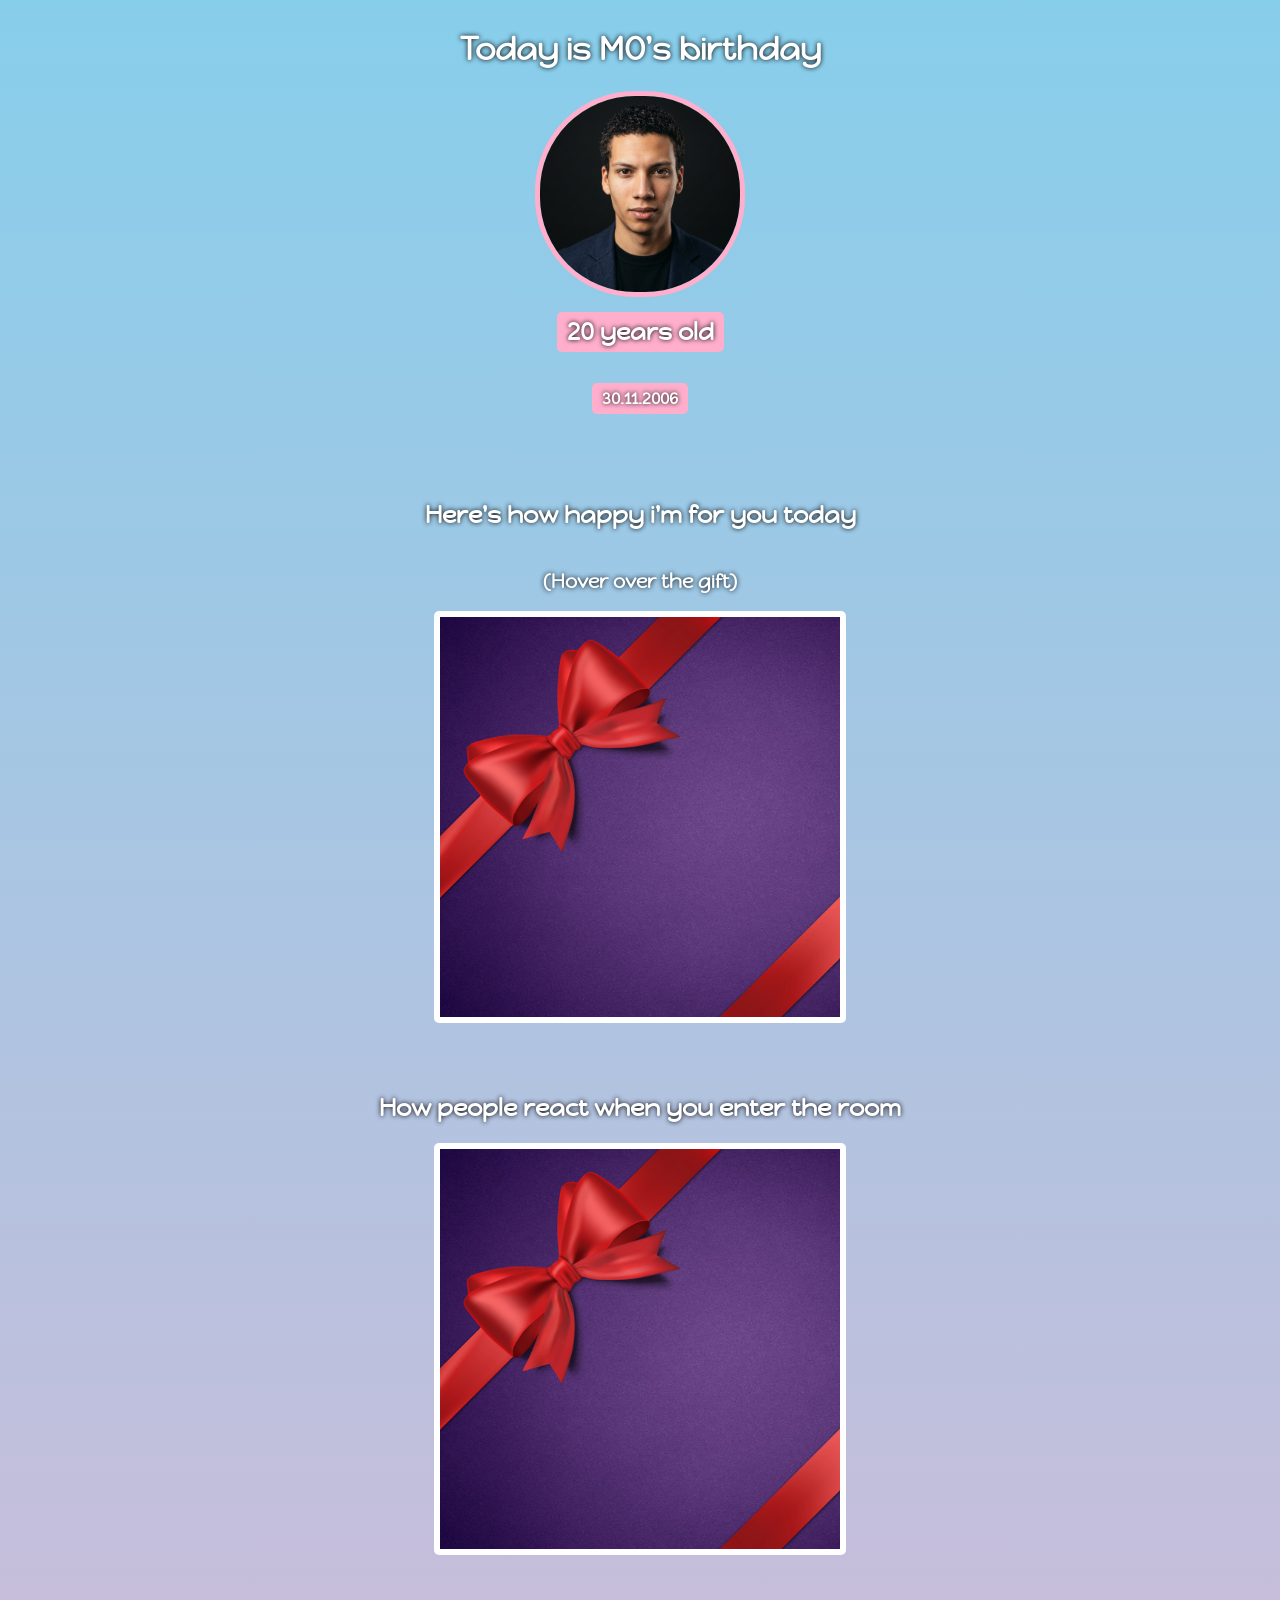
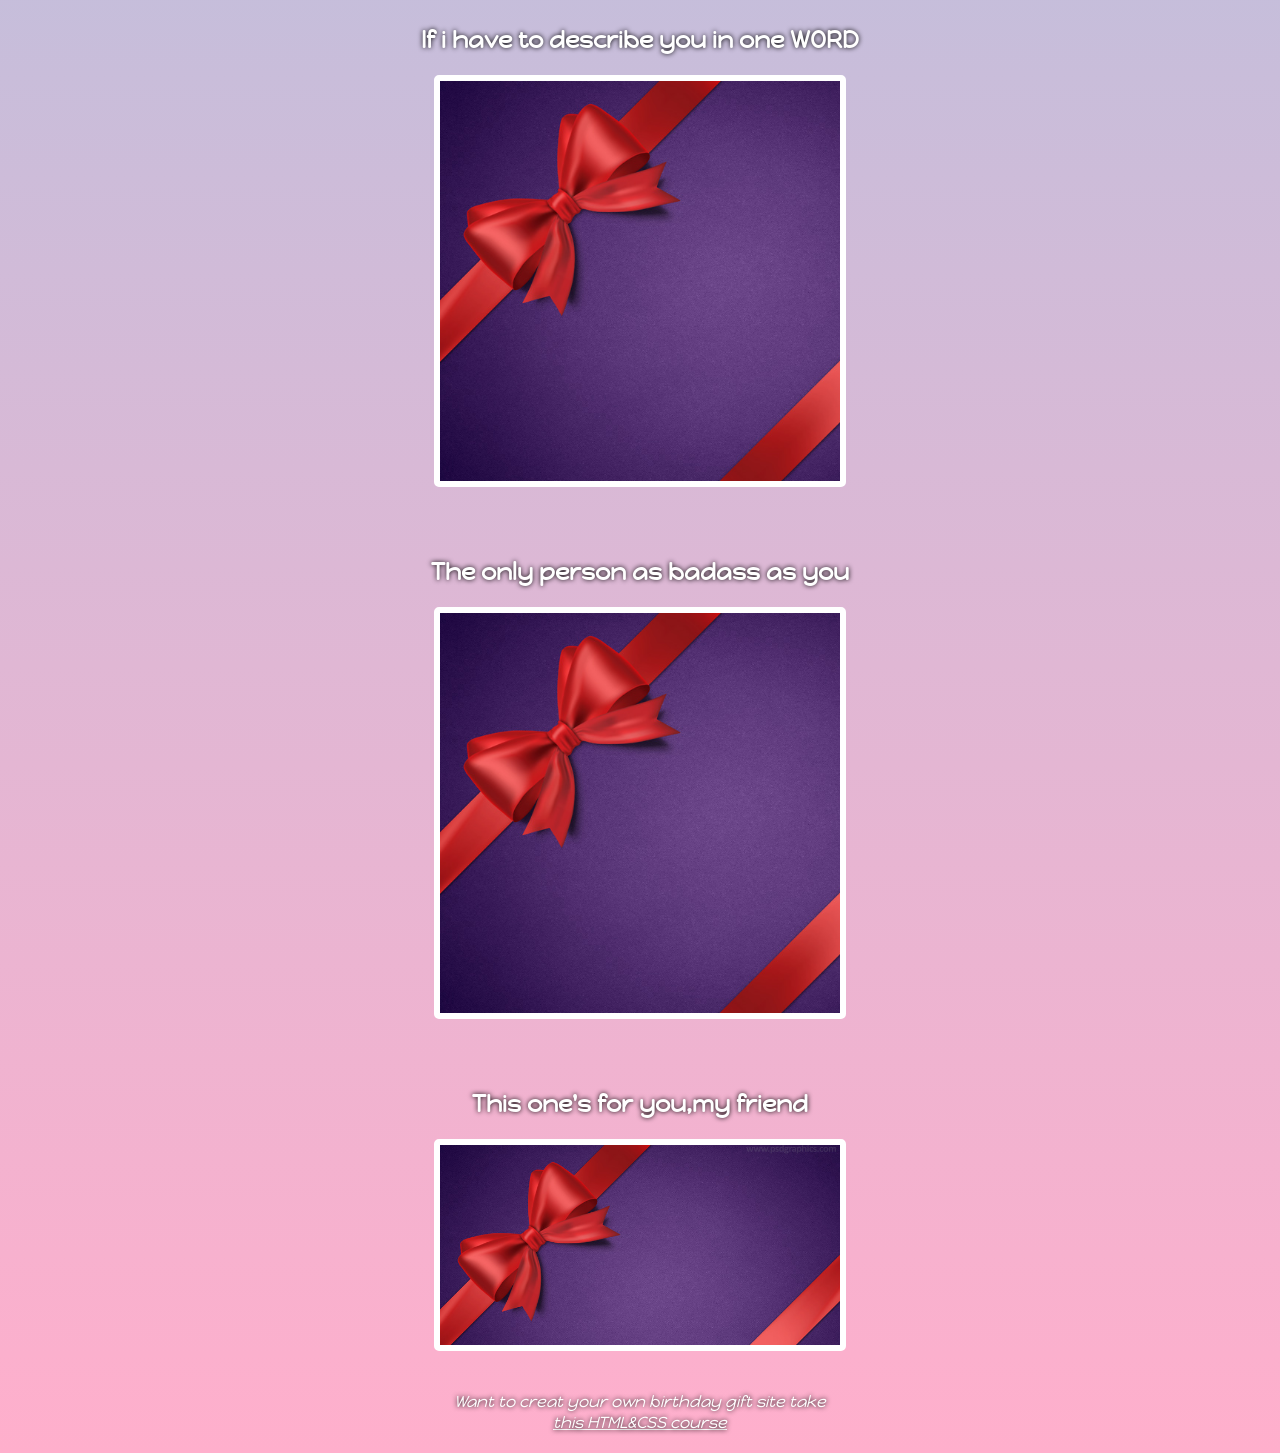
<file: birth-day/index.html>
<!DOCTYPE html>
<html lang="en">
<head>
    <meta charset="UTF-8">
    <meta name="viewport" content="width=device-width, initial-scale=1.0">
    <link rel="stylesheet" href="style.css">
   <link rel="preconnect" href="https://fonts.googleapis.com">
<link rel="preconnect" href="https://fonts.gstatic.com" crossorigin>
<link href="https://fonts.googleapis.com/css2?family=Happy+Monkey&display=swap" rel="stylesheet">

</head>
<body>
    <div class="header">
    <h1>Today is MO's birthday</h1>
    <img id="main-img" src="mohamed.jpeg" alt="Mohamed birthday photo">
    <h2><span>20 years old</span></h2>
    <h4><span>30.11.2006</span></h4>
    </div>

    <div class="gift-section">
        <h2 class="gift-title">Here's how happy i'm for you today </h2>
        <h3 class="gift-hint">(Hover over the gift)</h3>
         <div class="gift-img"></div>
    </div>

     <div class="react-section">
        <h2 class="react-title">How people react when you enter the room </h2>
         <div class="react-img"></div>
    </div>

     <div class="describe-section">
        <h2 class="describe-title">If i have to describe you in one WORD </h2>
         <div class="describe-img"></div>
    </div>
       
         <div class="badass-section">
        <h2 class="badass-title">The only person as badass as you </h2>
         <div class="badass-img"></div>
    </div>

    <div class="final-section">
        <h2 class="final-title">This one's for you,my friend </h2>
         <div class="final-img"></div>
    </div>

    <div class="footer">
        <p>Want to creat your own birthday gift site take <a href="https://scrimba.com/html-css-crash-course-c02l" target="_blank"> this HTML&CSS course</a></p>
    </div>
      
</body>
</html>
</file>
<file: birth-day/style.css>
.header{
    display: flex;
    flex-direction: column;
    align-items: center;
}





body{

    font-family: "Happy Monkey", system-ui;
    background: linear-gradient(skyblue,#ffafcc);
    color: white;
}


#main-img{
    width:200px;
    border-radius: 100px;
    border: 5px solid #ffafcc;
}

h1,h2,h3,h4,p{
        text-shadow: 0px 0px 5px black;
}
span{
    background-color: #ffafcc;
    padding:5px 10px ;
    border-radius:5px;
}

.gift-section{
    display: flex;
    flex-direction: column;
    align-items: center;
    margin-top:50px ;
}

.gift-img{
    width: 400px;
    height: 400px;
    border: 6px solid white;
    border-radius:5px;
    background-image: url(gift-box-cover.jpg);
    background-size: cover;
    margin: 0 auto;
}

.gift-img:hover{
    background-image: url(happy.gif);
    background-size: cover;
}



.react-section{
    display: flex;
    flex-direction: column;
    align-items: center;
    margin-top:50px ;
}

.react-img{
    width: 400px;
    height: 400px;
    border: 6px solid white;
    border-radius:5px;
    background-image: url(gift-box-cover.jpg);
    background-size: cover;
    margin: 0 auto;
}

.react-img:hover{
    background-image: url(Shocked\ .gif);
    background-size: cover;
}

.describe-section{
     display: flex;
    flex-direction: column;
    align-items: center;
    margin-top:50px ;
}

.describe-img{
    width: 400px;
    height: 400px;
    border: 6px solid white;
    border-radius:5px;
    background-image: url(gift-box-cover.jpg);
    background-size: cover;
    margin: 0 auto;
}


.describe-img:hover{
    background-image: url(g.gif);
    background-size: cover;
}


.badass-section{
     display: flex;
    flex-direction: column;
    align-items: center;
    margin-top:50px ;
}

.badass-img{
    width: 400px;
    height: 400px;
    border: 6px solid white;
    border-radius:5px;
    background-image: url(gift-box-cover.jpg);
    background-size: cover;
    margin: 0 auto;
}


.badass-img:hover{
    background-image: url(badass.gif);
    background-size: cover;
}


.final-section{
     display: flex;
    flex-direction: column;
    align-items: center;
    margin-top:50px ;
}

.final-img{
    width: 400px;
    height: 200px;
    border: 6px solid white;
    border-radius:5px;
    background-image: url(gift-box-cover.jpg);
    background-size: cover;
    margin: 0 auto;
}


.final-img:hover{
    background-image: url(tost.gif);
    background-size: cover;
}


.footer{
    width: 400px;
    margin: 40px auto 20px ;
    text-align: center;
    font-style: italic;
}
a{
    color: white;
}
</file>
